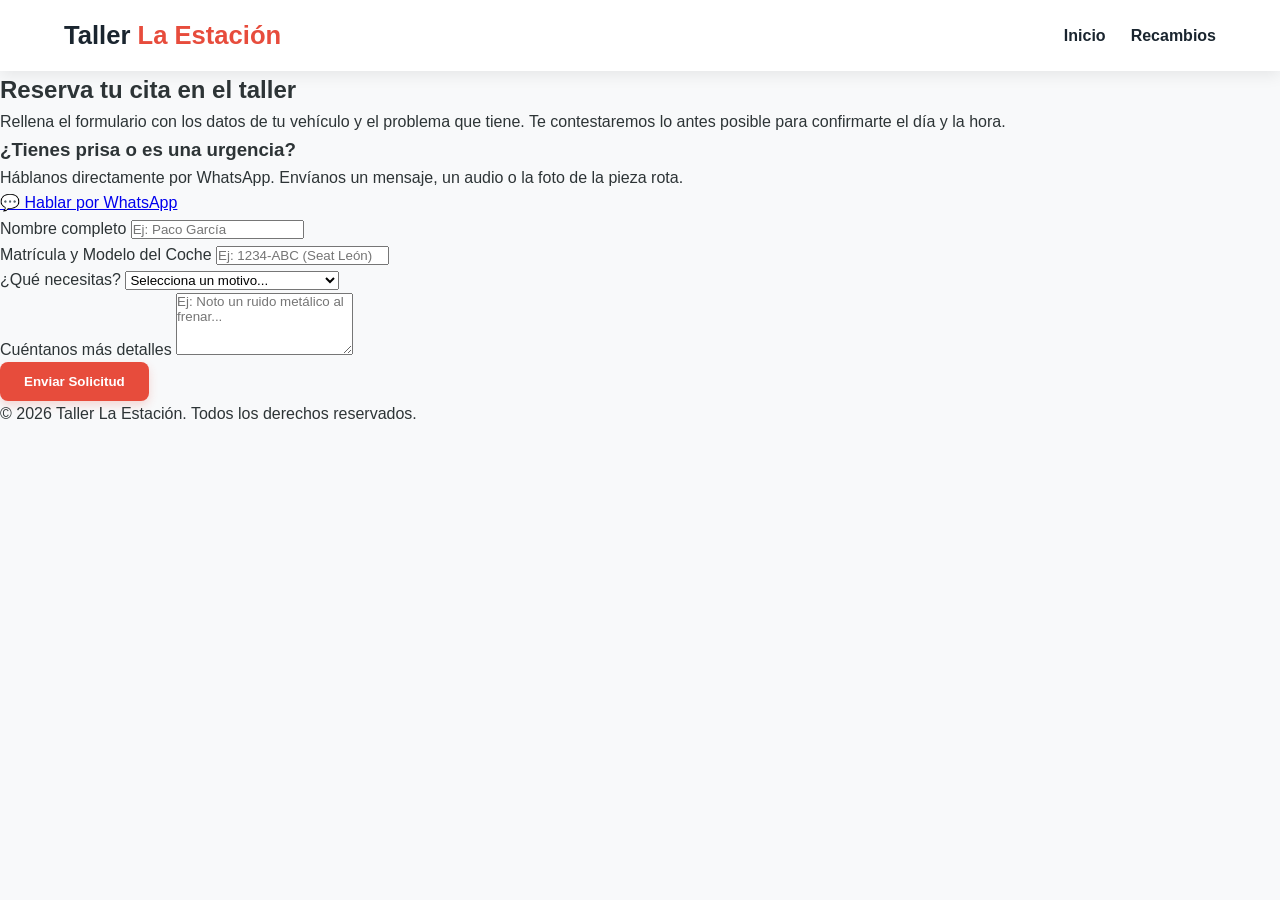
<file: contacto.html>
<!DOCTYPE html>
<html lang="es">
<head>
    <meta charset="UTF-8">
    <meta name="viewport" content="width=device-width, initial-scale=1.0">
    <title>Pedir Cita | Taller La Estación</title>
    <link rel="stylesheet" href="css/style.css">
</head>
<body>

    <header class="cabecera">
        <div class="logo">
            <h2><a href="index.html" style="text-decoration: none; color: inherit;">Taller <span>La Estación</span></a></h2>
        </div>
        <nav class="menu">
            <a href="index.html">Inicio</a>
            <a href="index.html#recambios">Recambios</a>
        </nav>
    </header>

    <section class="seccion-cita">
        <div class="cita-contenedor">
            
            <div class="cita-info">
                <h2>Reserva tu cita en el taller</h2>
                <p>Rellena el formulario con los datos de tu vehículo y el problema que tiene. Te contestaremos lo antes posible para confirmarte el día y la hora.</p>
                
                <div class="caja-whatsapp">
                    <h3>¿Tienes prisa o es una urgencia?</h3>
                    <p>Háblanos directamente por WhatsApp. Envíanos un mensaje, un audio o la foto de la pieza rota.</p>
                    
                    <a href="https://wa.me/34600000000?text=Hola,%20quería%20pedir%20cita%20en%20el%20taller." target="_blank" class="btn-whatsapp">
                        💬 Hablar por WhatsApp
                    </a>
                </div>
            </div>

            <div class="cita-formulario">
                <form action="#" method="POST">
                    <div class="grupo-input">
                        <label>Nombre completo</label>
                        <input type="text" placeholder="Ej: Paco García" required>
                    </div>
                    
                    <div class="grupo-input">
                        <label>Matrícula y Modelo del Coche</label>
                        <input type="text" placeholder="Ej: 1234-ABC (Seat León)" required>
                    </div>
                    
                    <div class="grupo-input">
                        <label>¿Qué necesitas?</label>
                        <select required>
                            <option value="">Selecciona un motivo...</option>
                            <option value="mantenimiento">Mantenimiento (Aceite, Filtros...)</option>
                            <option value="averia">Reparación de Avería</option>
                            <option value="itv">Revisión Pre-ITV</option>
                            <option value="presupuesto">Pedir un presupuesto</option>
                        </select>
                    </div>

                    <div class="grupo-input">
                        <label>Cuéntanos más detalles</label>
                        <textarea rows="4" placeholder="Ej: Noto un ruido metálico al frenar..." required></textarea>
                    </div>

                    <button type="submit" class="btn-rojo btn-block">Enviar Solicitud</button>
                </form>
            </div>

        </div>
    </section>

    <footer class="pie-pagina">
        <div class="footer-creditos">
            <p>© 2026 Taller La Estación. Todos los derechos reservados.</p>
        </div>
    </footer>

</body>
</html>
</file>
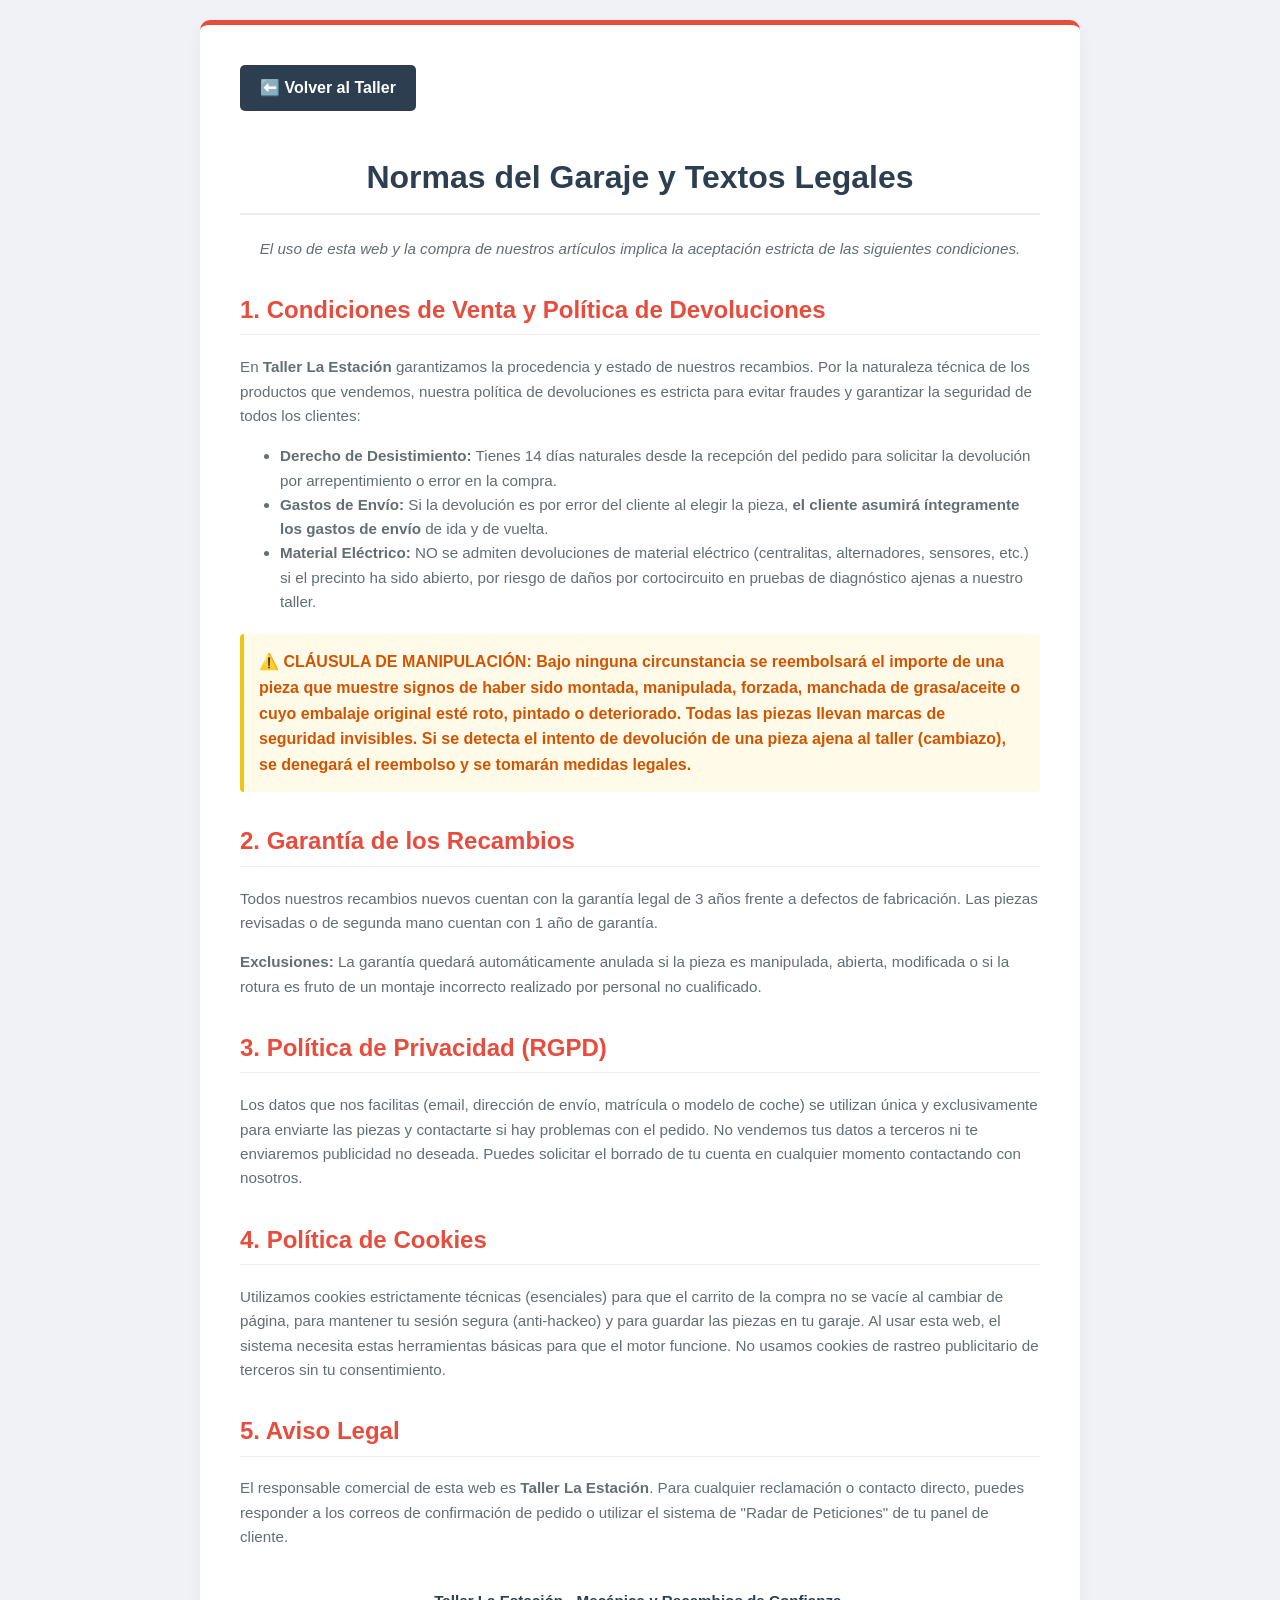
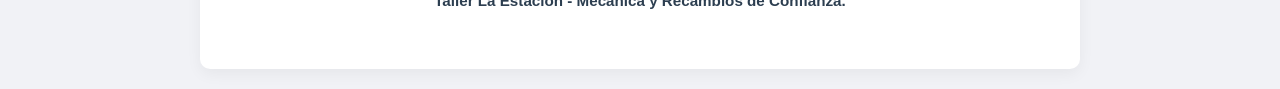
<file: legal.html>
<!DOCTYPE html>
<html lang="es">
<head>
    <meta charset="UTF-8">
    <meta name="viewport" content="width=device-width, initial-scale=1.0">
    <title>Condiciones Legales - Taller La Estación</title>
    <style>
        body { font-family: 'Segoe UI', Tahoma, Geneva, Verdana, sans-serif; background-color: #f1f2f6; color: #2d3436; line-height: 1.6; margin: 0; padding: 20px; }
        .contenedor-legal { max-width: 800px; margin: 0 auto; background: white; padding: 40px; border-radius: 10px; box-shadow: 0 5px 15px rgba(0,0,0,0.05); border-top: 5px solid #e74c3c; }
        h1 { color: #2c3e50; border-bottom: 2px solid #eee; padding-bottom: 10px; text-align: center; }
        h2 { color: #e74c3c; margin-top: 30px; border-bottom: 1px solid #eee; padding-bottom: 5px; }
        h3 { color: #2c3e50; }
        p, li { color: #636e72; font-size: 0.95em; }
        .alerta-grasa { background: #fffbe8; border-left: 4px solid #f1c40f; padding: 15px; margin: 20px 0; border-radius: 4px; color: #d35400; font-weight: bold; }
        .btn-volver { display: inline-block; margin-bottom: 20px; background: #2c3e50; color: white; text-decoration: none; padding: 10px 20px; border-radius: 5px; font-weight: bold; transition: 0.2s; }
        .btn-volver:hover { background: #e74c3c; }
    </style>
</head>
<body>

    <div class="contenedor-legal">
        <a href="index.html" class="btn-volver">⬅️ Volver al Taller</a>
        
        <h1>Normas del Garaje y Textos Legales</h1>
        <p style="text-align: center; font-style: italic;">El uso de esta web y la compra de nuestros artículos implica la aceptación estricta de las siguientes condiciones.</p>

        <h2>1. Condiciones de Venta y Política de Devoluciones</h2>
        <p>En <b>Taller La Estación</b> garantizamos la procedencia y estado de nuestros recambios. Por la naturaleza técnica de los productos que vendemos, nuestra política de devoluciones es estricta para evitar fraudes y garantizar la seguridad de todos los clientes:</p>
        
        <ul>
            <li><b>Derecho de Desistimiento:</b> Tienes 14 días naturales desde la recepción del pedido para solicitar la devolución por arrepentimiento o error en la compra.</li>
            <li><b>Gastos de Envío:</b> Si la devolución es por error del cliente al elegir la pieza, <b>el cliente asumirá íntegramente los gastos de envío</b> de ida y de vuelta.</li>
            <li><b>Material Eléctrico:</b> NO se admiten devoluciones de material eléctrico (centralitas, alternadores, sensores, etc.) si el precinto ha sido abierto, por riesgo de daños por cortocircuito en pruebas de diagnóstico ajenas a nuestro taller.</li>
        </ul>

        <div class="alerta-grasa">
            ⚠️ CLÁUSULA DE MANIPULACIÓN: Bajo ninguna circunstancia se reembolsará el importe de una pieza que muestre signos de haber sido montada, manipulada, forzada, manchada de grasa/aceite o cuyo embalaje original esté roto, pintado o deteriorado. Todas las piezas llevan marcas de seguridad invisibles. Si se detecta el intento de devolución de una pieza ajena al taller (cambiazo), se denegará el reembolso y se tomarán medidas legales.
        </div>

        <h2>2. Garantía de los Recambios</h2>
        <p>Todos nuestros recambios nuevos cuentan con la garantía legal de 3 años frente a defectos de fabricación. Las piezas revisadas o de segunda mano cuentan con 1 año de garantía.</p>
        <p><b>Exclusiones:</b> La garantía quedará automáticamente anulada si la pieza es manipulada, abierta, modificada o si la rotura es fruto de un montaje incorrecto realizado por personal no cualificado.</p>

        <h2>3. Política de Privacidad (RGPD)</h2>
        <p>Los datos que nos facilitas (email, dirección de envío, matrícula o modelo de coche) se utilizan única y exclusivamente para enviarte las piezas y contactarte si hay problemas con el pedido. No vendemos tus datos a terceros ni te enviaremos publicidad no deseada. Puedes solicitar el borrado de tu cuenta en cualquier momento contactando con nosotros.</p>

        <h2>4. Política de Cookies</h2>
        <p>Utilizamos cookies estrictamente técnicas (esenciales) para que el carrito de la compra no se vacíe al cambiar de página, para mantener tu sesión segura (anti-hackeo) y para guardar las piezas en tu garaje. Al usar esta web, el sistema necesita estas herramientas básicas para que el motor funcione. No usamos cookies de rastreo publicitario de terceros sin tu consentimiento.</p>

        <h2>5. Aviso Legal</h2>
        <p>El responsable comercial de esta web es <b>Taller La Estación</b>. Para cualquier reclamación o contacto directo, puedes responder a los correos de confirmación de pedido o utilizar el sistema de "Radar de Peticiones" de tu panel de cliente.</p>

        <p style="text-align: center; margin-top: 40px; font-weight: bold; color: #2c3e50;">Taller La Estación - Mecánica y Recambios de Confianza.</p>
    </div>

</body>
</html>
</file>
<file: css/style.css>
/* ==========================================
   VARIABLES DE DISEÑO (Taller La Estación)
   ========================================== */
:root {
    --rojo-motor: #e74c3c;
    --naranja-accent: #ff9f43; 
    --oscuro: #1a252f;
    --texto: #2d3436;
    --texto-suave: #636e72;
    --fondo-gris: #f8f9fa;
    --blanco: #ffffff;
    --sombra: 0 4px 15px rgba(0,0,0,0.08);
}

/* --- RESETEO Y BASE --- */
* { margin: 0; padding: 0;
box-sizing: border-box; font-family: 'Segoe UI', Roboto, Helvetica, Arial, sans-serif; 
-webkit-tap-highlight-color: transparent; }
html { scroll-behavior: smooth; }
body { background-color: var(--fondo-gris); color: var(--texto);
line-height: 1.6; }

/* --- CABECERA (Header) --- */
.cabecera { background-color: var(--blanco); display: flex; justify-content: space-between; align-items: center; padding: 15px 5%;
box-shadow: var(--sombra); position: sticky; top: 0; z-index: 1000; transition: all 0.3s ease; }
.logo h2 { color: var(--oscuro); font-size: 1.6em;
font-weight: 800; }
.logo span { color: var(--rojo-motor); }
.menu { display: flex; align-items: center; gap: 25px; }
.menu a { text-decoration: none;
color: var(--oscuro); font-weight: 700; transition: 0.3s; }
.menu a:hover { color: var(--rojo-motor); }

/* --- BOTONES PREMIUM --- */
.btn-rojo { display: inline-block;
background-color: var(--rojo-motor); color: white !important; padding: 12px 24px; border-radius: 8px; text-decoration: none; font-weight: bold; border: none;
transition: all 0.3s cubic-bezier(0.175, 0.885, 0.32, 1.275); cursor: pointer; box-shadow: 0 4px 10px rgba(231, 76, 60, 0.2);
}
.btn-rojo:hover { transform: translateY(-3px); box-shadow: 0 6px 20px rgba(231, 76, 60, 0.4); background-color: #c0392b;
}

/* --- MARCAS ASOCIADAS (Carrusel) --- */
.marcas-asociadas { background: var(--blanco); padding: 30px 0; border-bottom: 1px solid #eee; overflow: hidden;
}
.marcas-track { display: flex; width: max-content; animation: carrusel 25s linear infinite; }
.marcas-track:hover { animation-play-state: paused;
}
.marcas-track span { margin: 0 40px; font-size: 1.6em; font-weight: 900; color: #ced4da; text-transform: uppercase; transition: 0.3s; cursor: default;
}
.marcas-track span:hover { color: var(--naranja-accent); transform: scale(1.1); }
@keyframes carrusel { 0% { transform: translateX(0); } 100% { transform: translateX(-50%);
} }

/* --- GRID DE PRODUCTOS (RECAMBIOS) --- */
#almacen-piezas { display: grid; grid-template-columns: repeat(auto-fill, minmax(200px, 1fr)); gap: 25px;
padding: 20px 0; }
.tarjeta-recambio { background: var(--blanco); border-radius: 12px; border: 1px solid #eee; overflow: hidden; transition: 0.3s; display: flex;
flex-direction: column; }
.tarjeta-recambio:hover { transform: translateY(-5px); box-shadow: 0 12px 30px rgba(0,0,0,0.1); border-color: var(--rojo-motor);
}

/* --- SIDEBAR PEGAJOSO (Desktop) --- */
.sidebar-filtros { position: sticky; top: 90px; height: fit-content; max-height: calc(100vh - 110px); overflow-y: auto;
padding-right: 10px; }
.sidebar-filtros::-webkit-scrollbar { width: 4px; }
.sidebar-filtros::-webkit-scrollbar-thumb { background: #ddd; border-radius: 10px;
}

/* --- CHIPS DE FILTROS --- */
.chip-filtro { background: #eef2f3; padding: 6px 12px; border-radius: 20px; font-size: 0.85em; font-weight: bold;
color: var(--oscuro); border: 1px solid #dfe6e9; cursor: pointer; }
/* ESCUDO: Solo funciona el rojo si hay ratón, así no se engancha en el móvil */
@media (hover: hover) {
    .chip-filtro:hover { background: var(--rojo-motor); color: white; }
}

/* --- SISTEMA DE PAGINACIÓN --- */
#paginacion-contenedor { display: flex; justify-content: center; align-items: center; gap: 10px; margin: 40px 0;
padding: 20px; flex-wrap: wrap; width: 100%; }
.btn-paginacion { background: #ffffff; color: #2c3e50; border: 2px solid #dfe4ea; padding: 10px 18px;
border-radius: 10px; font-weight: 800; cursor: pointer; transition: all 0.3s cubic-bezier(0.175, 0.885, 0.32, 1.275); font-size: 0.95em; box-shadow: 0 2px 5px rgba(0,0,0,0.03);
}
.btn-paginacion:hover { background: #2c3e50; color: white; border-color: #2c3e50; transform: translateY(-3px); box-shadow: 0 5px 15px rgba(0,0,0,0.1); }
.btn-paginacion.activa { background: var(--rojo-motor, #e74c3c);
color: white; border-color: var(--rojo-motor, #e74c3c); box-shadow: 0 4px 12px rgba(231, 76, 60, 0.3); transform: scale(1.1); }
.btn-paginacion[onclick*="Anterior"], .btn-paginacion[onclick*="Siguiente"] { background: #f8f9fa;
border-style: dashed; }

/* --- ESCUDO ANTI-MODO OSCURO --- */
.tarjeta-recambio div[onclick], .modal-zona-foto, #foto-main { background-color: #ffffff !important; mix-blend-mode: normal;
}
.tarjeta-recambio img, #foto-main { mix-blend-mode: multiply !important; }

/* --- MODAL (Ventana de detalles) --- */
.modal-overlay { display: none; position: fixed;
top: 0; left: 0; width: 100%; height: 100%; background: rgba(0,0,0,0.7); backdrop-filter: blur(5px); z-index: 2000; align-items: center; justify-content: center;
}
.modal-box { 
    background: white;
    width: 90%; 
    max-width: 900px; 
    border-radius: 15px; 
    position: relative; 
    animation: slideUp 0.3s ease-out;
    max-height: 90vh;
    overflow-y: auto; 
}
.modal-box::-webkit-scrollbar { width: 8px; }
.modal-box::-webkit-scrollbar-thumb { background: #bdc3c7; border-radius: 10px;
}

/* --- LOGIN Y CARRITO --- */
.modal-auth-content { 
    transition: all 0.4s ease;
    border-top: 8px solid var(--rojo-motor); 
    animation: slideUp 0.3s ease-out; 
    max-height: 95vh;
    overflow-y: auto; 
    box-sizing: border-box;
}
.modal-auth-content::-webkit-scrollbar { width: 6px;
}
.modal-auth-content::-webkit-scrollbar-thumb { background-color: #ccc; border-radius: 10px; }

.modo-registro-activo { border-top-color: #27ae60 !important; background: linear-gradient(to bottom, #f0fff4, #ffffff) !important;
}
.icono-animado { transition: all 0.5s cubic-bezier(0.175, 0.885, 0.32, 1.275); display: inline-block; }
.icono-girar { transform: rotateY(360deg) scale(1.2);
}
@keyframes latidoFavorito { 0% { transform: scale(1); } 50% { transform: scale(1.3); } 100% { transform: scale(1);
} }
.btn-icono-accion.fav-activo { background: #ffeaa7 !important; animation: latidoFavorito 0.4s cubic-bezier(0.175, 0.885, 0.32, 1.275); }
@keyframes slideUp { from { transform: translateY(30px);
opacity: 0; } to { transform: translateY(0); opacity: 1; } }

/* --- AÑADIDOS PARA EL PERFIL PRO Y TOASTS --- */
.contenido-perfil-tab { animation: aparecerPerfil 0.4s cubic-bezier(0.175, 0.885, 0.32, 1.275);
}
@keyframes aparecerPerfil { 
    from { opacity: 0; transform: translateX(-20px);
    } 
    to { opacity: 1; transform: translateX(0); } 
}
#notificacion-flotante { 
    backdrop-filter: blur(10px);
    border: 1px solid rgba(255,255,255,0.1); 
}
.grid-coches { display: grid; grid-template-columns: repeat(auto-fill, minmax(250px, 1fr)); gap: 15px; margin-top: 15px;
}
.card-coche { background: #f8f9fa; border: 2px solid #e0e0e0; border-radius: 12px; padding: 15px; position: relative; transition: 0.3s; }
.card-coche:hover { border-color: #3498db;
box-shadow: 0 4px 10px rgba(0,0,0,0.1); }
.card-coche h4 { margin: 0 0 10px 0; color: #333; font-size: 1.1em;
}
.btn-piezas { background: #3498db; color: white; padding: 8px; width: 100%; border: none; border-radius: 6px; cursor: pointer; font-weight: bold; margin-bottom: 10px;
}
.btn-piezas:hover { background: #2980b9; }
.acciones-coche { display: flex; justify-content: space-between; gap: 10px; }
.btn-editar, .btn-borrar { flex: 1; padding: 5px;
border: none; border-radius: 4px; cursor: pointer; font-size: 0.9em; }
.btn-editar { background: #f39c12; color: white; }
.btn-borrar { background: #e74c3c; color: white;
}

/* Estilos para el Historial de Pedidos */
.tarjeta-pedido { background: #fff; border: 1px solid #e0e0e0; border-radius: 10px; overflow: hidden;
box-shadow: 0 2px 8px rgba(0,0,0,0.03); }
.cabecera-pedido { background: #f8f9fa; padding: 15px 20px; border-bottom: 1px solid #eee; display: flex; justify-content: space-between;
align-items: center; flex-wrap: wrap; gap: 10px; }
.info-pedido p { margin: 0; color: #636e72; font-size: 0.9em; }
.info-pedido strong { color: #2c3e50;
}
.estado-pedido { background: #e3fcf7; color: #00b894; font-weight: bold; padding: 5px 12px; border-radius: 20px; font-size: 0.85em; }
.cuerpo-pedido { padding: 20px;
}
.articulo-pedido { display: flex; align-items: center; gap: 15px; margin-bottom: 15px; padding-bottom: 15px; border-bottom: 1px dashed #eee; }
.articulo-pedido:last-child { margin-bottom: 0;
padding-bottom: 0; border-bottom: none; }
.articulo-pedido img { width: 60px; height: 60px; object-fit: contain; background: #f9f9f9; border-radius: 8px;
border: 1px solid #eee; }
.articulo-info h4 { margin: 0 0 5px 0; font-size: 1em; color: #2c3e50;
}
.articulo-info span { color: #7f8c8d; font-size: 0.85em; font-family: monospace; background: #f1f2f6; padding: 2px 6px; border-radius: 4px; }
.pie-pedido { background: #f8f9fa;
padding: 15px 20px; border-top: 1px solid #eee; text-align: right; }

/* ==========================================
   🖥️ ORDENADOR / PC: DISEÑO PREMIUM (Las nuevas tarjetas)
   ========================================== */

/* La Cuadrícula de Escritorio */
#almacen-piezas, .grid-recambios { 
    display: grid; 
    grid-template-columns: repeat(auto-fill, minmax(250px, 1fr)); /* Se adapta automático */
    gap: 25px; 
    padding: 20px 0; 
}

/* La Tarjeta Base de PC */
.tarjeta-recambio-limpia {
    background: #ffffff;
    border-radius: 10px;
    border: 1px solid #eaeaea;
    display: flex;
    flex-direction: column;
    overflow: hidden;
    position: relative;
    height: 100%;
    transition: all 0.3s ease;
}

/* Efecto al pasar el ratón (Se levanta y da sombra) */
.tarjeta-recambio-limpia:hover {
    transform: translateY(-5px);
    box-shadow: 0 15px 35px rgba(0,0,0,0.08);
    border-color: #d1d8dd;
    z-index: 2;
}

/* Etiqueta Recomendado (Arriba a la derecha) */
.etiqueta-recomendado {
    position: absolute;
    top: 12px;
    right: 12px;
    background: #f39c12;
    color: white;
    padding: 5px 10px;
    border-radius: 6px;
    font-size: 0.75em;
    font-weight: 800;
    z-index: 10;
    box-shadow: 0 4px 10px rgba(243, 156, 18, 0.2);
}

/* Zona de Imagen PC */
.zona-foto-tarjeta {
    height: 200px; /* Foto grande para PC */
    display: flex;
    align-items: center;
    justify-content: center;
    padding: 20px;
    background: #f8f9fa;
    border-bottom: 1px solid #f1f2f6;
    cursor: pointer;
}
.zona-foto-tarjeta img {
    max-height: 100%;
    max-width: 100%;
    object-fit: contain;
    transition: transform 0.3s ease;
    mix-blend-mode: multiply; /* Quita fondos blancos de las fotos si el fondo es grisáceo */
}
.zona-foto-tarjeta:hover img {
    transform: scale(1.05); /* Pequeño zoom al pasar el ratón */
}

/* Zona Información Inferior PC */
.zona-info-tarjeta {
    padding: 25px;
    display: flex;
    flex-direction: column;
    flex-grow: 1;
}

/* Estado y Ref */
.fila-estado-ref {
    display: flex;
    justify-content: space-between;
    align-items: center;
    margin-bottom: 15px;
}
.etiqueta-estado {
    background: #111827;
    color: white;
    padding: 4px 8px;
    border-radius: 4px;
    font-size: 0.75em;
    font-weight: bold;
    letter-spacing: 0.5px;
}
.etiqueta-ref {
    font-size: 0.85em;
    color: #7f8c8d;
    font-family: monospace;
    background: #f1f2f6;
    padding: 3px 6px;
    border-radius: 4px;
    /* 🛡️ El escudo anti-referencias kilométricas: */
    max-width: 55%; 
    white-space: nowrap; 
    overflow: hidden; 
    text-overflow: ellipsis; 
    text-align: right;
}

/* Título PC */
.zona-info-tarjeta h3 {
    font-size: 1.15em;
    color: #2c3e50;
    line-height: 1.4;
    margin: 0 0 15px 0;
    cursor: pointer;
    font-weight: 700;
    display: -webkit-box;
    -webkit-line-clamp: 2; /* Corta a 2 líneas */
    -webkit-box-orient: vertical;
    overflow: hidden;
    height: 2.8em; /* Altura fija anti-descuadres */
}

/* Precios PC */
.zona-precio-tarjeta {
    margin-top: auto; /* Se empuja hacia abajo */
    display: flex;
    flex-direction: column;
    justify-content: flex-end;
}
.precio-tachado {
    font-size: 0.9em;
    color: #a4b0be;
    text-decoration: line-through;
    margin-bottom: 5px;
}
.fila-precio-final {
    display: flex;
    align-items: center;
}
.precio-actual {
    font-size: 1.8em;
    font-weight: 900;
    color: #e74c3c;
    line-height: 1;
}
.etiqueta-oferta {
    background: #e74c3c;
    color: white;
    font-size: 0.7em;
    padding: 3px 6px;
    border-radius: 4px;
    margin-left: 10px;
    font-weight: bold;
}

/* Botón Añadir PC */
.zona-boton-tarjeta {
    margin-top: 20px;
}
.btn-añadir-tarjeta {
    width: 100%;
    padding: 12px;
    font-size: 1em;
    background: transparent;
    color: #e74c3c;
    border: 2px solid #e74c3c;
    border-radius: 8px;
    font-weight: bold;
    cursor: pointer;
    transition: all 0.3s ease;
}
.btn-añadir-tarjeta:hover {
    background: #e74c3c;
    color: white;
    box-shadow: 0 5px 15px rgba(231, 76, 60, 0.3);
}
.btn-agotado-tarjeta {
    width: 100%;
    padding: 12px;
    font-size: 1em;
    background: #ecf0f1;
    color: #95a5a6;
    border: 2px solid #bdc3c7;
    border-radius: 8px;
    font-weight: bold;
    cursor: not-allowed;
}
/* ==========================================
   📱 MÓVIL: ESTILO PCCOMPONENTES (Anti-Sabotaje JS)
   ========================================== */
@media (max-width: 768px) {
    
    /* --- 1. CABECERA ALINEADA --- */
    .cabecera { position: static !important; flex-direction: column !important; padding: 12px 10px !important; gap: 12px !important; }
    .logo h2 { font-size: 1.4em !important; text-align: center !important; margin: 0 !important; }
    .menu { display: flex !important; flex-direction: row !important; flex-wrap: wrap !important; justify-content: center !important; width: 100% !important; gap: 10px !important; margin: 0 !important;}
    .menu > * { font-size: 0.9em !important; padding: 5px !important; margin: 0 !important; }
    .oculto-en-movil { display: none !important; }

    /* --- 2. GRID RÍGIDO --- */
    #almacen-piezas, .grid-recambios {
        display: grid !important;
        grid-template-columns: repeat(2, 1fr) !important;
        gap: 8px !important; 
        padding: 8px !important;
        background-color: #f5f5f5 !important; 
        align-items: stretch !important; /* Obliga a igualar alturas */
    }

    /* --- 3. LA TARJETA (MOLDE INAMOVIBLE Y NEUTRALIZADO) --- */
    .tarjeta-recambio, .grid-recambios > div {
        background-color: #ffffff !important;
        border-radius: 6px !important; 
        /* 🔥 NEUTRALIZAMOS EL JAVASCRIPT AQUÍ: */
        border: 1px solid #e0e0e0 !important; 
        box-shadow: none !important; 
        transform: none !important; /* ¡Mata el salto hacia arriba de las recomendadas! */
        padding: 0 !important; 
        margin: 0 !important;
        display: flex !important;
        flex-direction: column !important;
        height: auto !important; 
    }

    /* 🔥 Ocultamos la pegatina amarilla de 'Recomendado' para evitar estorbos */
    .tarjeta-recambio > div[style*="background:#e1b12c"], .grid-recambios > div > div[style*="background:#e1b12c"] {
        display: none !important; 
    }

    /* --- 4. ZONA DE IMAGEN (Altura fija de 130px) --- */
    .tarjeta-recambio > div[onclick*="abrirModal"]:first-of-type, .grid-recambios > div > div[onclick*="abrirModal"]:first-of-type {
        height: 130px !important; 
        min-height: 130px !important;
        max-height: 130px !important;
        padding: 10px !important;
        display: flex !important; align-items: center !important; justify-content: center !important;
        background: #fff !important; border-bottom: 1px solid #f5f5f5 !important;
    }
    .tarjeta-recambio img, .grid-recambios > div img {
        max-height: 100% !important; max-width: 100% !important; object-fit: contain !important;
    }

    /* --- 5. ZONA DE INFORMACIÓN --- */
    .tarjeta-recambio > div:last-child, .grid-recambios > div > div:last-child {
        padding: 10px !important; 
        display: flex !important; flex-direction: column !important; 
        flex-grow: 1 !important; /* Empuja el botón al fondo */
        justify-content: space-between !important;
    }

    /* Fila Nuevo + Ref */
    .tarjeta-recambio > div:last-child > div:first-child, .grid-recambios > div > div:last-child > div:first-child {
        display: flex !important; justify-content: space-between !important; align-items: center !important; 
        margin-bottom: 8px !important;
    }
    /* Pegatina Nuevo/Revisado */
    .tarjeta-recambio > div:last-child > div:first-child > span:first-child {
        font-size: 10px !important; font-weight: bold !important; padding: 2px 5px !important; 
        background: #fff !important; color: #333 !important; border: 1px solid #ccc !important; border-radius: 4px !important;
    }
    /* Referencia a la derecha */
    .tarjeta-recambio span[title*="Ref:"] {
        font-size: 10px !important; color: #999 !important; background: transparent !important; padding: 0 !important;
        max-width: 55% !important; white-space: nowrap !important; overflow: hidden !important; text-overflow: ellipsis !important; text-align: right !important;
    }

    /* TÍTULO (2 líneas exactas -> 36px) */
    .tarjeta-recambio h3, .grid-recambios > div h3 {
        font-size: 13px !important; line-height: 1.4 !important; color: #333 !important; font-weight: 500 !important;
        height: 36px !important; margin: 0 0 10px 0 !important; 
        display: -webkit-box !important; -webkit-line-clamp: 2 !important; -webkit-box-orient: vertical !important; overflow: hidden !important;
    }
    .tarjeta-recambio p { display: none !important; } /* Oculta descripciones extra */

    /* --- 6. ZONA DE PRECIOS --- */
    .tarjeta-recambio > div:last-child > div:nth-last-child(2) {
        margin-top: auto !important; padding-top: 0 !important;
        display: flex !important; flex-direction: column !important; justify-content: flex-end !important; align-items: flex-start !important;
        min-height: 40px !important; /* Espacio exacto para viejo y nuevo precio */
    }
    /* Precio Antiguo Tachado */
    .tarjeta-recambio div[style*="flex-direction:column"] > span[style*="line-through"] {
        font-size: 11px !important; color: #999 !important; line-height: 1 !important; margin-bottom: 2px !important;
    }
    /* Precio Final Rojo */
    .tarjeta-recambio div[style*="margin-top:auto"] span[style*="font-weight:900"] {
        font-size: 18px !important; font-weight: bold !important; color: #d63031 !important; 
        display: flex !important; align-items: center !important;
    }
    /* Pegatina OFERTA controlada */
    .tarjeta-recambio div[style*="margin-top:auto"] span[style*="background:#ff7675"] {
        font-size: 10px !important; padding: 2px 4px !important; border-radius: 4px !important; background: #d63031 !important; color: white !important; 
        margin-left: 6px !important; border: none !important; line-height: 1 !important;
    }

    /* --- 7. BOTÓN AÑADIR --- */
    .tarjeta-recambio > div:last-child > div:last-child { 
        margin-top: 10px !important; width: 100% !important; display: flex !important; gap: 0 !important; 
    }
    .tarjeta-recambio button:not(.btn-rojo) { display: none !important; }
    .tarjeta-recambio button.btn-rojo {
        width: 100% !important; padding: 8px !important; font-size: 14px !important; font-weight: bold !important;
        background: #fff !important; color: #d63031 !important; border: 1px solid #d63031 !important; border-radius: 4px !important; 
    }

    /* --- 8. BUSCADOR --- */
    .controles-superiores { flex-direction: column !important; gap: 10px !important; }
    .controles-superiores input, .controles-superiores select { width: 100% !important; padding: 12px !important; border-radius: 6px !important; border: 1px solid #ddd !important; }
}
/* ==========================================
   📱 MÓVIL: PLANTILLA DE HIERRO V2 (PCCOMPONENTES PURO)
   ========================================== */
@media (max-width: 768px) {
    
    /* 1. CABECERA ALINEADA Y CENTRADA */
    .cabecera { position: static !important; flex-direction: column !important; padding: 12px 10px !important; gap: 12px !important; }
    .logo h2 { font-size: 22px !important; text-align: center !important; margin: 0 !important; }
    .menu { display: flex !important; flex-direction: row !important; flex-wrap: wrap !important; justify-content: center !important; width: 100% !important; gap: 15px !important; margin: 0 !important; }
    .menu > * { font-size: 14px !important; padding: 0 !important; margin: 0 !important; }
    .oculto-en-movil { display: none !important; }

    /* 2. GRID MATEMÁTICO */
    #almacen-piezas, .grid-recambios {
        display: grid !important;
        grid-template-columns: repeat(2, 1fr) !important;
        gap: 8px !important; 
        padding: 8px !important;
        background-color: #f5f6fa !important; 
        align-items: stretch !important; 
    }

    /* 3. LA TARJETA (El Molde Inamovible) */
    .tarjeta-recambio-limpia {
        background-color: #ffffff !important;
        border-radius: 6px !important; 
        border: 1px solid #e1e8ed !important;
        padding: 0 !important; 
        display: flex !important;
        flex-direction: column !important;
        position: relative !important;
        height: 100% !important; 
        overflow: hidden !important; 
    }

    /* Ocultamos el Recomendado para que no estorbe (Si quieres encenderlo luego, dime) */
    .etiqueta-recomendado { display: none !important; }

    /* 4. ZONA DE IMAGEN (130px EXACTOS) */
    .zona-foto-tarjeta {
        height: 130px !important; 
        min-height: 130px !important;
        max-height: 130px !important;
        padding: 10px !important;
        display: flex !important; align-items: center !important; justify-content: center !important;
        box-sizing: border-box !important;
    }
    .zona-foto-tarjeta img {
        max-height: 100px !important; max-width: 100% !important; object-fit: contain !important;
    }

    /* 5. ZONA DE INFORMACIÓN INFERIOR */
    .zona-info-tarjeta {
        padding: 10px !important; 
        display: flex !important; flex-direction: column !important; justify-content: space-between !important;
        flex-grow: 1 !important; box-sizing: border-box !important;
    }

    /* Fila Nuevo + Ref (16px exactos) */
    .fila-estado-ref {
        display: flex !important; justify-content: space-between !important; align-items: center !important; 
        height: 16px !important; min-height: 16px !important; margin-bottom: 6px !important; overflow: hidden !important;
    }
    .etiqueta-estado {
        font-size: 9px !important; font-weight: 800 !important; padding: 2px 4px !important; 
        background: #111827 !important; color: white !important; border-radius: 3px !important; line-height: 1 !important;
    }
    .etiqueta-ref {
        font-size: 10px !important; color: #888 !important; max-width: 60% !important; 
        white-space: nowrap !important; overflow: hidden !important; text-overflow: ellipsis !important; text-align: right !important;
    }

    /* TÍTULO (36px exactos -> 2 líneas de texto) */
    .zona-info-tarjeta h3 {
        font-size: 12px !important; line-height: 1.5 !important; color: #222 !important; font-weight: 400 !important;
        height: 36px !important; min-height: 36px !important; max-height: 36px !important; 
        margin: 0 0 8px 0 !important; 
        display: -webkit-box !important; -webkit-line-clamp: 2 !important; -webkit-box-orient: vertical !important; overflow: hidden !important;
    }

    /* 6. ZONA DE PRECIOS (34px exactos) */
    .zona-precio-tarjeta {
        margin-top: auto !important; 
        display: flex !important; flex-direction: column !important; justify-content: flex-end !important; align-items: flex-start !important;
        height: 34px !important; min-height: 34px !important; max-height: 34px !important; overflow: hidden !important;
    }
    .precio-tachado {
        font-size: 11px !important; color: #888 !important; text-decoration: line-through !important; line-height: 1 !important; margin-bottom: 2px !important;
    }
    .fila-precio-final {
        display: flex !important; align-items: center !important;
    }
    .precio-actual {
        font-size: 16px !important; font-weight: 800 !important; color: #d63031 !important; line-height: 1 !important;
    }
    .etiqueta-oferta {
        font-size: 9px !important; padding: 2px 4px !important; border-radius: 3px !important; background: #e74c3c !important; color: white !important; 
        margin-left: 6px !important; height: 13px !important; display: inline-flex !important; align-items: center !important; justify-content: center !important; font-weight: bold !important;
    }

    /* 7. BOTÓN AÑADIR (32px exactos) */
    .zona-boton-tarjeta { 
        margin-top: 8px !important; width: 100% !important; 
        height: 32px !important; min-height: 32px !important; max-height: 32px !important;
    }
    .btn-añadir-tarjeta, .btn-agotado-tarjeta {
        width: 100% !important; height: 100% !important; padding: 0 !important; font-size: 13px !important; border-radius: 4px !important; font-weight: 700 !important; display: flex !important; justify-content: center !important; align-items: center !important;
    }
    .btn-añadir-tarjeta {
        background: #fff !important; color: #e74c3c !important; border: 1px solid #e74c3c !important;
    }
    .btn-agotado-tarjeta {
        background: #e5e7eb !important; color: #9ca3af !important; border: 1px solid #d1d5db !important;
    }

    /* 8. BUSCADOR Y FILTROS */
    .controles-superiores { flex-direction: column !important; gap: 10px !important; }
    .controles-superiores input, .controles-superiores select { width: 100% !important; padding: 12px !important; border-radius: 6px !important; border: 1px solid #ddd !important; }
}
@keyframes temblor {
    0%, 100% { transform: translateX(0); }
    20% { transform: translateX(-10px); }
    40% { transform: translateX(10px); }
    60% { transform: translateX(-10px); }
    80% { transform: translateX(10px); }
}

.animacion-error {
    animation: temblor 0.4s ease;
    border: 2px solid #e74c3c !important;
}
/* 2. Ventana de Login: Altura perfecta y sin scroller */
@media (min-width: 768px) {
    .modal-auth-content {
        padding: 10px 45px 40px 45px !important; /* 50px arriba para la llave */
        max-width: 450px !important;
        min-height: 520px !important;
        height: auto !important;
        display: flex !important;
        flex-direction: column !important;
        justify-content: flex-start !important; /* Alinea desde arriba con el padding */
    }
}
</file>
